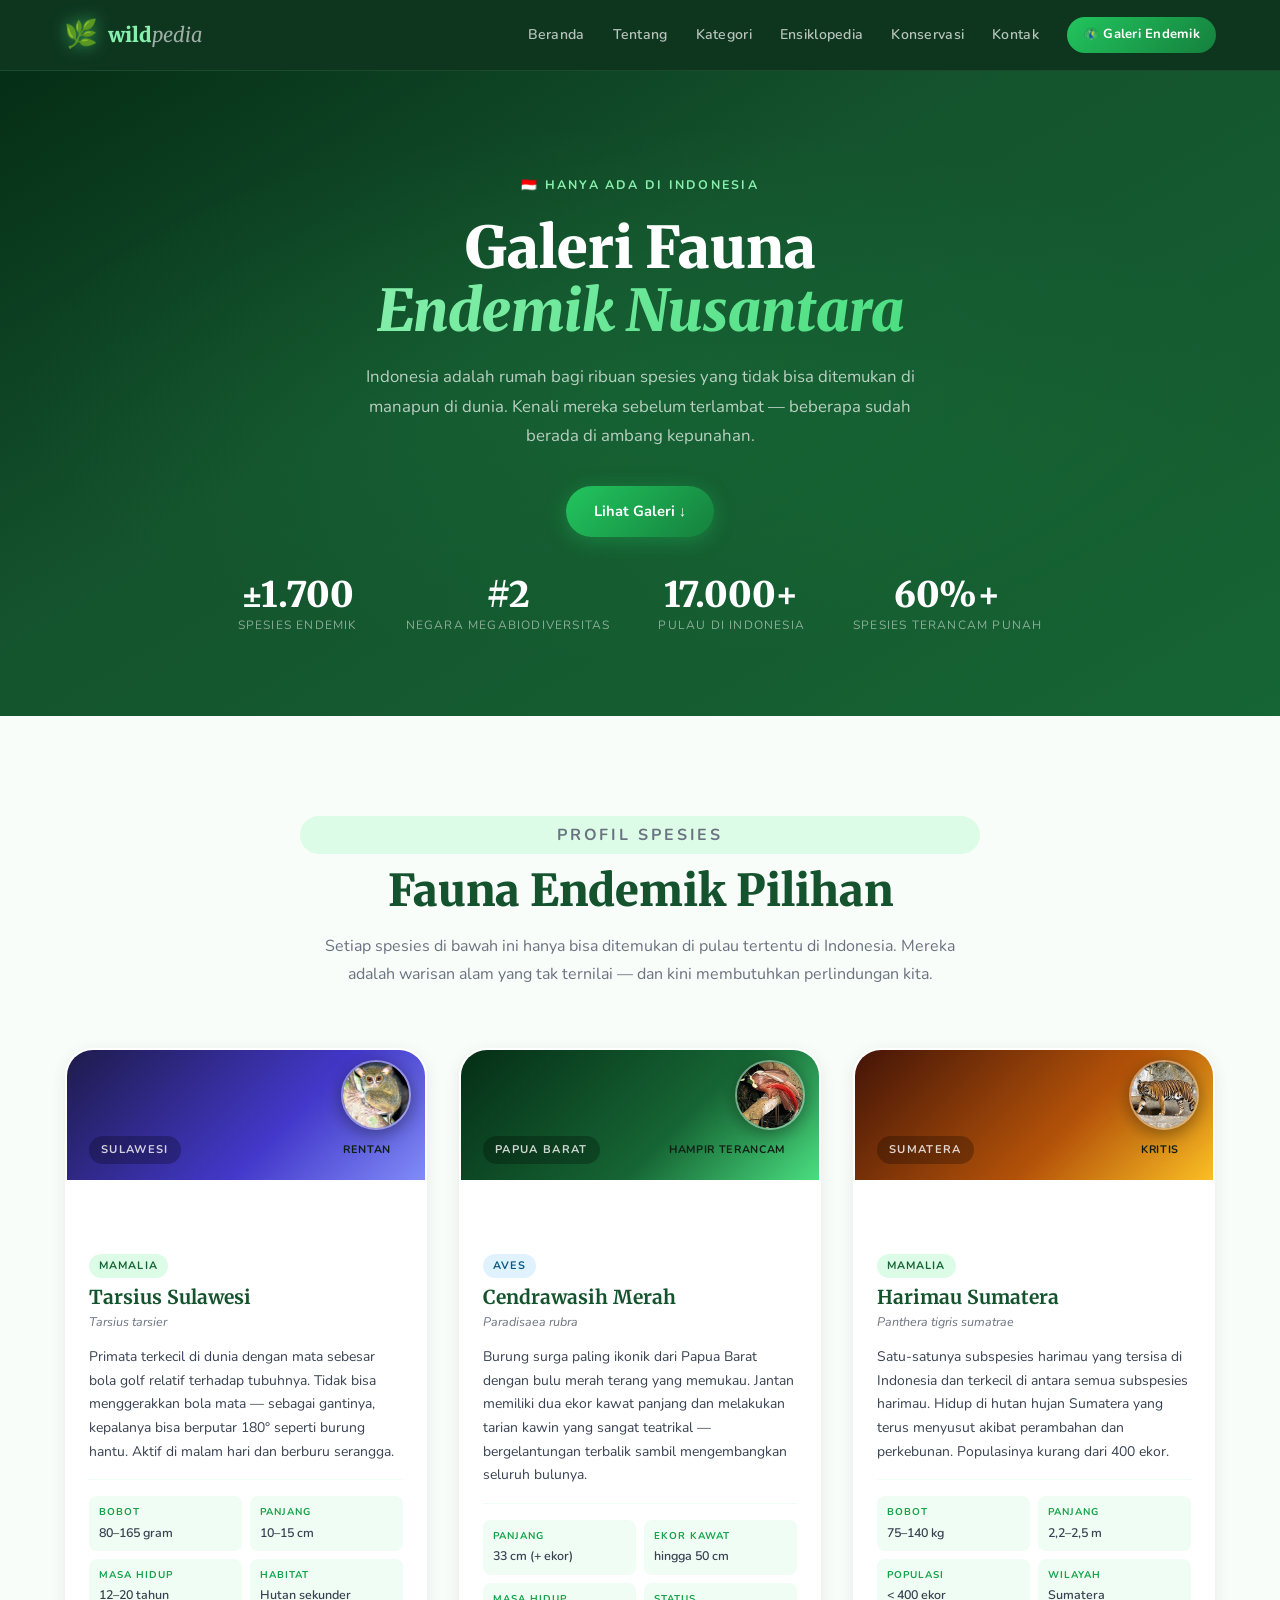
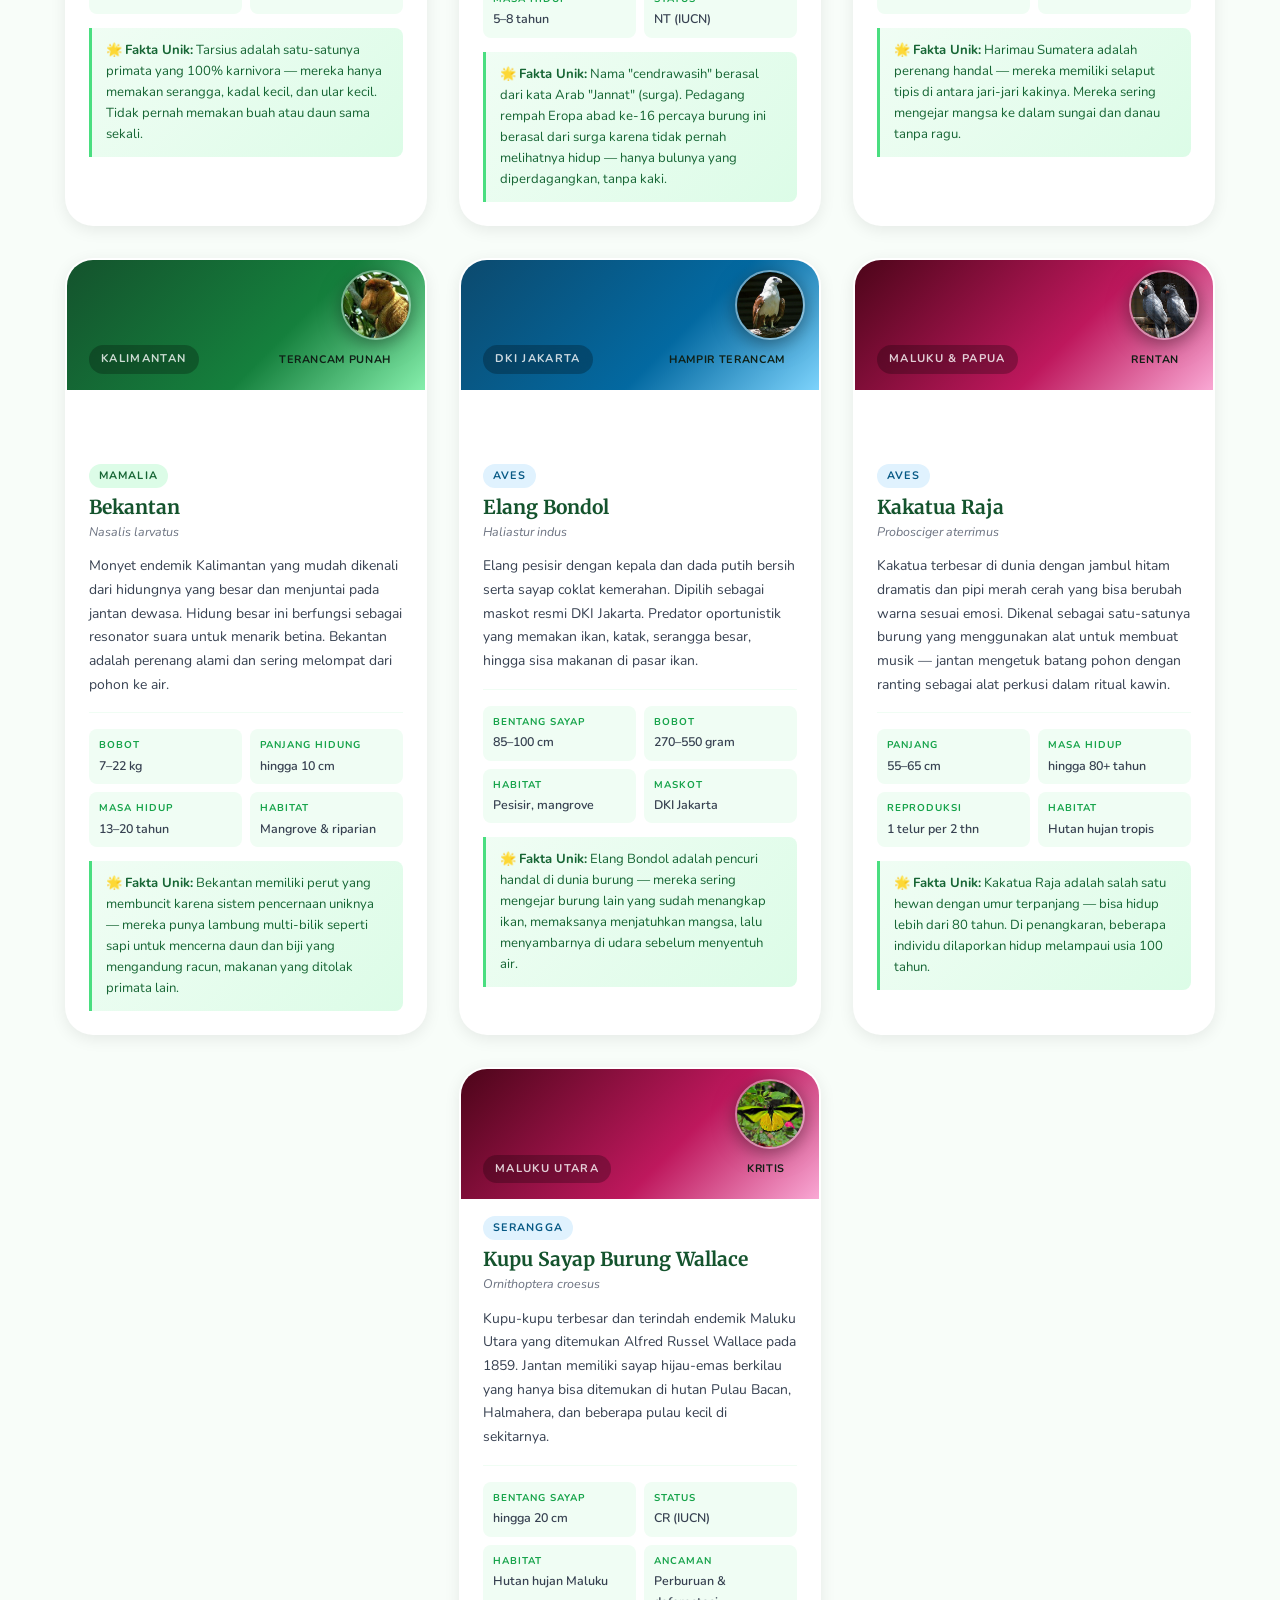
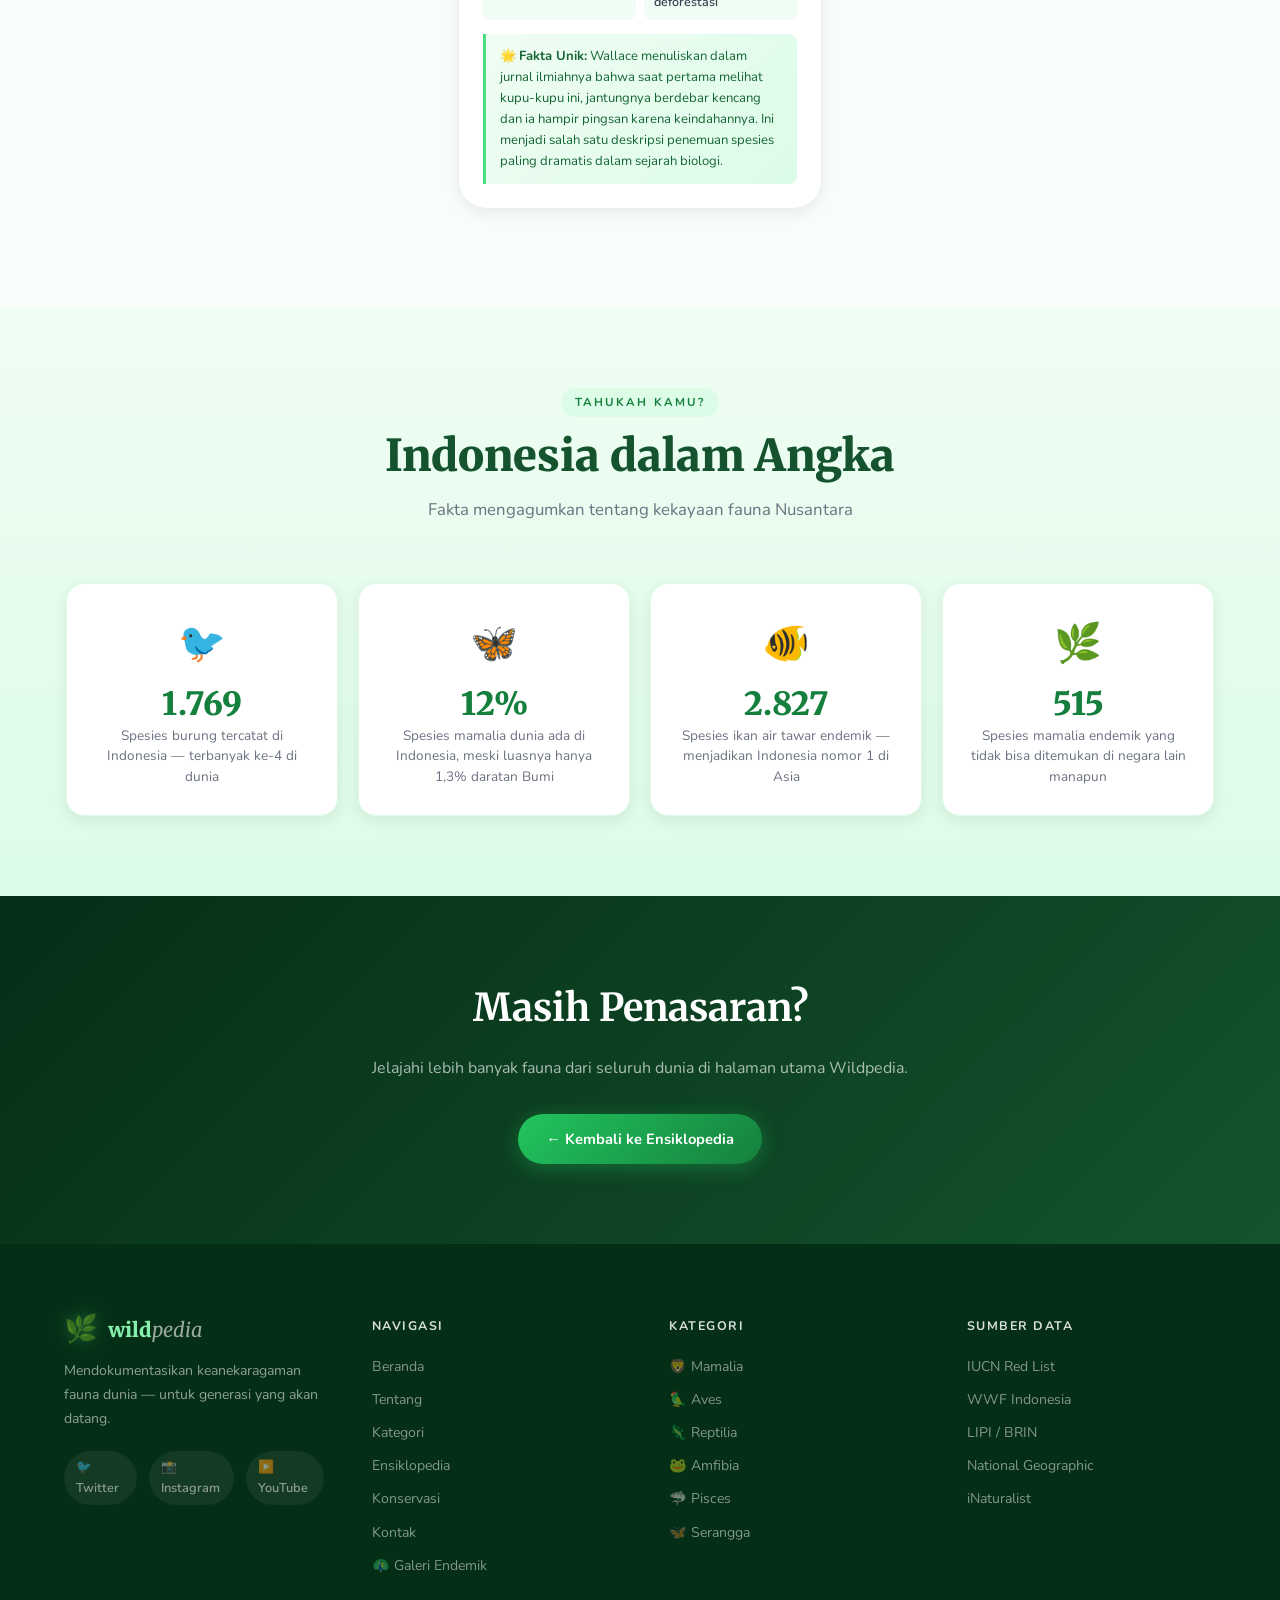
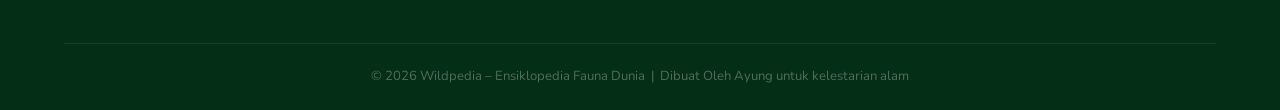
<file: portfolio.html>
<!DOCTYPE html>
<html lang="id">
<head>
  <meta charset="UTF-8">
  <meta name="viewport" content="width=device-width, initial-scale=1.0">
  <title>Galeri Endemik – Wildpedia</title>
  <link rel="stylesheet" href="style.css">
  <link href="https://fonts.googleapis.com/css2?family=Merriweather:ital,wght@0,700;0,900;1,400&family=Nunito:wght@300;400;600;700&display=swap" rel="stylesheet">
</head>
<body>

  <!-- ===== HEADER (sama dengan index.html) ===== -->
  <header class="site-header" id="siteHeader">
    <div class="header-inner">
      <a href="index.html" class="logo">
        <div class="logo-mark">🌿</div>
        <div class="logo-words">
          <span class="logo-wild">wild</span><span class="logo-pedia">pedia</span>
        </div>
      </a>
      <nav class="main-nav" id="mainNav">
        <a href="index.html">Beranda</a>
        <a href="index.html#tentang">Tentang</a>
        <a href="index.html#kategori">Kategori</a>
        <a href="index.html#fauna">Ensiklopedia</a>
        <a href="index.html#konservasi">Konservasi</a>
        <a href="index.html#kontak">Kontak</a>
        <a href="portfolio.html" class="nav-galeri">🦚 Galeri Endemik</a>
      </nav>
      <button class="hamburger" id="hamburgerBtn" aria-label="Buka Menu">
        <span></span><span></span><span></span>
      </button>
    </div>
  </header>

  <main>

    <!-- ===== HERO PORTFOLIO ===== -->
    <section class="portfolio-hero">
      <div class="portfolio-hero-content">
        <span class="hero-eyebrow">🇮🇩 Hanya Ada di Indonesia</span>
        <h1>Galeri Fauna<br><em>Endemik Nusantara</em></h1>
        <p>
          Indonesia adalah rumah bagi ribuan spesies yang tidak bisa ditemukan di manapun di dunia.
          Kenali mereka sebelum terlambat — beberapa sudah berada di ambang kepunahan.
        </p>
        <a href="#galeri" class="btn btn-glow">Lihat Galeri ↓</a>

        <div class="portfolio-stats">
          <div class="ps-item">
            <span class="ps-num">±1.700</span>
            <span class="ps-label">Spesies Endemik</span>
          </div>
          <div class="ps-item">
            <span class="ps-num">#2</span>
            <span class="ps-label">Negara Megabiodiversitas</span>
          </div>
          <div class="ps-item">
            <span class="ps-num">17.000+</span>
            <span class="ps-label">Pulau di Indonesia</span>
          </div>
          <div class="ps-item">
            <span class="ps-num">60%+</span>
            <span class="ps-label">Spesies Terancam Punah</span>
          </div>
        </div>
      </div>
    </section>

    <!-- ===== GALERI KARTU ===== -->
    <section class="gallery-section" id="galeri">
      <div class="container">
        <div class="gallery-intro">
          <p class="tag-label">Profil Spesies</p>
          <h2 class="heading-2">Fauna Endemik Pilihan</h2>
          <p>
            Setiap spesies di bawah ini hanya bisa ditemukan di pulau tertentu di Indonesia.
            Mereka adalah warisan alam yang tak ternilai — dan kini membutuhkan perlindungan kita.
          </p>
        </div>

        <div class="endemic-grid">

          <!-- CARD 1: Tarsius Sulawesi -->
          <article class="endemic-card">
            <div class="ec-banner island-sulawesi">
              <div class="ec-animal-icon"><img src="./gallery-endemic/tarsius-sulawesi.jpg" alt="Tarsius Sulawesi" onerror="this.parentElement.innerHTML='🐒'"></div>
              <span class="ec-island-tag">Sulawesi</span>
              <span class="ec-status vuln">Rentan</span>
            </div>
            <div class="fc-silhouette"><svg viewBox="0 0 200 80" xmlns="http://www.w3.org/2000/svg"><circle cx="100" cy="22" r="14" fill="rgba(255,255,255,0.12)" stroke="rgba(255,255,255,0.25)" stroke-width="1.5"/><circle cx="88" cy="18" r="7" fill="rgba(255,255,255,0.15)" stroke="rgba(255,255,255,0.3)" stroke-width="1.5"/><circle cx="112" cy="18" r="7" fill="rgba(255,255,255,0.15)" stroke="rgba(255,255,255,0.3)" stroke-width="1.5"/><path d="M92,35 Q88,45 85,60 Q92,62 96,55 L100,42 L104,55 Q108,62 115,60 Q112,45 108,35 Z" fill="rgba(255,255,255,0.12)" stroke="rgba(255,255,255,0.2)" stroke-width="1.5"/><path d="M92,40 Q75,45 65,55 Q70,60 78,56" stroke="rgba(255,255,255,0.2)" stroke-width="1.5" fill="none"/><path d="M108,40 Q125,45 135,55 Q130,60 122,56" stroke="rgba(255,255,255,0.2)" stroke-width="1.5" fill="none"/><path d="M100,60 Q98,72 100,75 Q102,72 100,60" stroke="rgba(255,255,255,0.2)" stroke-width="1.5" fill="none"/></svg></div>
            <div class="ec-body">
              <span class="ec-group-tag mamalia">Mamalia</span>
              <h3 class="ec-name">Tarsius Sulawesi</h3>
              <em class="ec-latin">Tarsius tarsier</em>
              <p class="ec-desc">
                Primata terkecil di dunia dengan mata sebesar bola golf relatif terhadap tubuhnya.
                Tidak bisa menggerakkan bola mata — sebagai gantinya, kepalanya bisa berputar 180°
                seperti burung hantu. Aktif di malam hari dan berburu serangga.
              </p>
              <div class="ec-facts">
                <div class="ec-fact-row-mini">
                  <div class="ec-fact-mini">
                    <span class="ff-label">Bobot</span>
                    <span>80–165 gram</span>
                  </div>
                  <div class="ec-fact-mini">
                    <span class="ff-label">Panjang</span>
                    <span>10–15 cm</span>
                  </div>
                </div>
                <div class="ec-fact-row-mini">
                  <div class="ec-fact-mini">
                    <span class="ff-label">Masa Hidup</span>
                    <span>12–20 tahun</span>
                  </div>
                  <div class="ec-fact-mini">
                    <span class="ff-label">Habitat</span>
                    <span>Hutan sekunder</span>
                  </div>
                </div>
              </div>
              <div class="ec-unique">
                🌟 <strong>Fakta Unik:</strong> Tarsius adalah satu-satunya primata yang 100% karnivora — mereka hanya memakan serangga, kadal kecil, dan ular kecil. Tidak pernah memakan buah atau daun sama sekali.
              </div>
            </div>
          </article>

          <!-- CARD 2: Cendrawasih Merah -->
          <article class="endemic-card">
            <div class="ec-banner island-papua">
              <div class="ec-animal-icon"><img src="./gallery-endemic/Cendrawasih-merah-papua-barat.jpg" alt="Cendrawasih Merah" onerror="this.parentElement.innerHTML='🦚'"></div>
              <span class="ec-island-tag">Papua Barat</span>
              <span class="ec-status nt">Hampir Terancam</span>
            </div>
            <div class="fc-silhouette"><svg viewBox="0 0 200 80" xmlns="http://www.w3.org/2000/svg"><ellipse cx="100" cy="38" rx="18" ry="14" fill="rgba(255,255,255,0.12)" stroke="rgba(255,255,255,0.25)" stroke-width="1.5"/><circle cx="100" cy="22" r="10" fill="rgba(255,255,255,0.12)" stroke="rgba(255,255,255,0.25)" stroke-width="1.5"/><path d="M100,30 Q82,35 55,28 Q70,38 88,40" fill="rgba(255,255,255,0.1)" stroke="rgba(255,255,255,0.2)" stroke-width="1.5"/><path d="M100,30 Q118,35 145,28 Q130,38 112,40" fill="rgba(255,255,255,0.1)" stroke="rgba(255,255,255,0.2)" stroke-width="1.5"/><path d="M95,50 Q90,58 88,68 M100,52 Q100,62 100,72 M105,50 Q110,58 112,68" stroke="rgba(255,255,255,0.2)" stroke-width="1.5" fill="none"/><path d="M97,18 Q100,12 103,18" stroke="rgba(255,255,255,0.3)" stroke-width="1.5" fill="none"/></svg></div>
            <div class="ec-body">
              <span class="ec-group-tag aves">Aves</span>
              <h3 class="ec-name">Cendrawasih Merah</h3>
              <em class="ec-latin">Paradisaea rubra</em>
              <p class="ec-desc">
                Burung surga paling ikonik dari Papua Barat dengan bulu merah terang yang memukau.
                Jantan memiliki dua ekor kawat panjang dan melakukan tarian kawin yang sangat teatrikal —
                bergelantungan terbalik sambil mengembangkan seluruh bulunya.
              </p>
              <div class="ec-facts">
                <div class="ec-fact-row-mini">
                  <div class="ec-fact-mini">
                    <span class="ff-label">Panjang</span>
                    <span>33 cm (+ ekor)</span>
                  </div>
                  <div class="ec-fact-mini">
                    <span class="ff-label">Ekor Kawat</span>
                    <span>hingga 50 cm</span>
                  </div>
                </div>
                <div class="ec-fact-row-mini">
                  <div class="ec-fact-mini">
                    <span class="ff-label">Masa Hidup</span>
                    <span>5–8 tahun</span>
                  </div>
                  <div class="ec-fact-mini">
                    <span class="ff-label">Status</span>
                    <span>NT (IUCN)</span>
                  </div>
                </div>
              </div>
              <div class="ec-unique">
                🌟 <strong>Fakta Unik:</strong> Nama "cendrawasih" berasal dari kata Arab "Jannat" (surga). Pedagang rempah Eropa abad ke-16 percaya burung ini berasal dari surga karena tidak pernah melihatnya hidup — hanya bulunya yang diperdagangkan, tanpa kaki.
              </div>
            </div>
          </article>

          <!-- CARD 3: Harimau Sumatera -->
          <article class="endemic-card">
            <div class="ec-banner island-sumatera">
              <div class="ec-animal-icon"><img src="./gallery-endemic/Sumatran_Tiger.jpg" alt="Harimau Sumatera" onerror="this.parentElement.innerHTML='🐯'"></div>
              <span class="ec-island-tag">Sumatera</span>
              <span class="ec-status crit">Kritis</span>
            </div>
            <div class="fc-silhouette"><svg viewBox="0 0 200 80" xmlns="http://www.w3.org/2000/svg"><path d="M25,52 Q40,40 60,42 Q80,36 100,40 Q120,36 140,42 Q160,40 175,52 Q165,60 150,57 Q135,64 115,57 Q100,64 85,57 Q65,64 50,57 Q35,60 25,52 Z" fill="rgba(255,255,255,0.12)" stroke="rgba(255,255,255,0.25)" stroke-width="1.5"/><ellipse cx="35" cy="46" rx="16" ry="11" fill="rgba(255,255,255,0.12)" stroke="rgba(255,255,255,0.25)" stroke-width="1.5"/><path d="M19,42 Q10,38 8,44 Q10,50 20,48" fill="rgba(255,255,255,0.1)" stroke="rgba(255,255,255,0.2)" stroke-width="1.5"/><path d="M55,57 L52,70 M75,59 L73,72 M125,57 L123,70 M145,57 L143,70" stroke="rgba(255,255,255,0.2)" stroke-width="2" fill="none"/></svg></div>
            <div class="ec-body">
              <span class="ec-group-tag mamalia">Mamalia</span>
              <h3 class="ec-name">Harimau Sumatera</h3>
              <em class="ec-latin">Panthera tigris sumatrae</em>
              <p class="ec-desc">
                Satu-satunya subspesies harimau yang tersisa di Indonesia dan terkecil di antara semua
                subspesies harimau. Hidup di hutan hujan Sumatera yang terus menyusut akibat
                perambahan dan perkebunan. Populasinya kurang dari 400 ekor.
              </p>
              <div class="ec-facts">
                <div class="ec-fact-row-mini">
                  <div class="ec-fact-mini">
                    <span class="ff-label">Bobot</span>
                    <span>75–140 kg</span>
                  </div>
                  <div class="ec-fact-mini">
                    <span class="ff-label">Panjang</span>
                    <span>2,2–2,5 m</span>
                  </div>
                </div>
                <div class="ec-fact-row-mini">
                  <div class="ec-fact-mini">
                    <span class="ff-label">Populasi</span>
                    <span>&lt; 400 ekor</span>
                  </div>
                  <div class="ec-fact-mini">
                    <span class="ff-label">Wilayah</span>
                    <span>Sumatera</span>
                  </div>
                </div>
              </div>
              <div class="ec-unique">
                🌟 <strong>Fakta Unik:</strong> Harimau Sumatera adalah perenang handal — mereka memiliki selaput tipis di antara jari-jari kakinya. Mereka sering mengejar mangsa ke dalam sungai dan danau tanpa ragu.
              </div>
            </div>
          </article>

          <!-- CARD 4: Bekantan -->
          <article class="endemic-card">
            <div class="ec-banner island-kalimantan">
              <div class="ec-animal-icon"><img src="./gallery-endemic/bekantan-kalimantan.jpg" alt="Bekantan" onerror="this.parentElement.innerHTML='🐵'"></div>
              <span class="ec-island-tag">Kalimantan</span>
              <span class="ec-status end">Terancam Punah</span>
            </div>
            <div class="fc-silhouette"><svg viewBox="0 0 200 80" xmlns="http://www.w3.org/2000/svg"><circle cx="100" cy="24" r="15" fill="rgba(255,255,255,0.12)" stroke="rgba(255,255,255,0.25)" stroke-width="1.5"/><ellipse cx="100" cy="30" rx="8" ry="10" fill="rgba(255,255,255,0.15)" stroke="rgba(255,255,255,0.25)" stroke-width="1.5"/><path d="M88,37 Q82,46 80,62 Q88,64 93,57 L97,44 L103,44 L107,57 Q112,64 120,62 Q118,46 112,37 Z" fill="rgba(255,255,255,0.12)" stroke="rgba(255,255,255,0.2)" stroke-width="1.5"/><path d="M88,42 Q72,48 60,56 Q65,63 74,58" stroke="rgba(255,255,255,0.2)" stroke-width="1.5" fill="none"/><path d="M112,42 Q128,48 140,56 Q135,63 126,58" stroke="rgba(255,255,255,0.2)" stroke-width="1.5" fill="none"/></svg></div>
            <div class="ec-body">
              <span class="ec-group-tag mamalia">Mamalia</span>
              <h3 class="ec-name">Bekantan</h3>
              <em class="ec-latin">Nasalis larvatus</em>
              <p class="ec-desc">
                Monyet endemik Kalimantan yang mudah dikenali dari hidungnya yang besar dan menjuntai
                pada jantan dewasa. Hidung besar ini berfungsi sebagai resonator suara untuk menarik
                betina. Bekantan adalah perenang alami dan sering melompat dari pohon ke air.
              </p>
              <div class="ec-facts">
                <div class="ec-fact-row-mini">
                  <div class="ec-fact-mini">
                    <span class="ff-label">Bobot</span>
                    <span>7–22 kg</span>
                  </div>
                  <div class="ec-fact-mini">
                    <span class="ff-label">Panjang Hidung</span>
                    <span>hingga 10 cm</span>
                  </div>
                </div>
                <div class="ec-fact-row-mini">
                  <div class="ec-fact-mini">
                    <span class="ff-label">Masa Hidup</span>
                    <span>13–20 tahun</span>
                  </div>
                  <div class="ec-fact-mini">
                    <span class="ff-label">Habitat</span>
                    <span>Mangrove & riparian</span>
                  </div>
                </div>
              </div>
              <div class="ec-unique">
                🌟 <strong>Fakta Unik:</strong> Bekantan memiliki perut yang membuncit karena sistem pencernaan uniknya — mereka punya lambung multi-bilik seperti sapi untuk mencerna daun dan biji yang mengandung racun, makanan yang ditolak primata lain.
              </div>
            </div>
          </article>

          <!-- CARD 5: Elang Bondol -->
          <article class="endemic-card">
            <div class="ec-banner island-jawa">
              <div class="ec-animal-icon"><img src="./gallery-endemic/elang-bondol.jpg" alt="Elang Bondol" onerror="this.parentElement.innerHTML='🦅'"></div>
              <span class="ec-island-tag">DKI Jakarta</span>
              <span class="ec-status nt">Hampir Terancam</span>
            </div>
            <div class="fc-silhouette"><svg viewBox="0 0 200 80" xmlns="http://www.w3.org/2000/svg"><path d="M100,52 Q95,38 82,33 Q55,22 15,28 Q38,36 58,40 Q74,42 84,48 Q90,56 100,58 Q110,56 116,48 Q126,42 142,40 Q162,36 185,28 Q145,22 118,33 Q105,38 100,52 Z" fill="rgba(255,255,255,0.12)" stroke="rgba(255,255,255,0.25)" stroke-width="1.5"/><circle cx="100" cy="32" r="11" fill="rgba(255,255,255,0.15)" stroke="rgba(255,255,255,0.25)" stroke-width="1.5"/><path d="M100,43 L94,63 L100,61 L106,63 Z" fill="rgba(255,255,255,0.12)" stroke="rgba(255,255,255,0.2)" stroke-width="1"/><path d="M96,28 Q100,22 104,28" stroke="rgba(255,255,255,0.3)" stroke-width="1.5" fill="none"/></svg></div>
            <div class="ec-body">
              <span class="ec-group-tag aves">Aves</span>
              <h3 class="ec-name">Elang Bondol</h3>
              <em class="ec-latin">Haliastur indus</em>
              <p class="ec-desc">
                Elang pesisir dengan kepala dan dada putih bersih serta sayap coklat kemerahan.
                Dipilih sebagai maskot resmi DKI Jakarta. Predator oportunistik yang memakan ikan,
                katak, serangga besar, hingga sisa makanan di pasar ikan.
              </p>
              <div class="ec-facts">
                <div class="ec-fact-row-mini">
                  <div class="ec-fact-mini">
                    <span class="ff-label">Bentang Sayap</span>
                    <span>85–100 cm</span>
                  </div>
                  <div class="ec-fact-mini">
                    <span class="ff-label">Bobot</span>
                    <span>270–550 gram</span>
                  </div>
                </div>
                <div class="ec-fact-row-mini">
                  <div class="ec-fact-mini">
                    <span class="ff-label">Habitat</span>
                    <span>Pesisir, mangrove</span>
                  </div>
                  <div class="ec-fact-mini">
                    <span class="ff-label">Maskot</span>
                    <span>DKI Jakarta</span>
                  </div>
                </div>
              </div>
              <div class="ec-unique">
                🌟 <strong>Fakta Unik:</strong> Elang Bondol adalah pencuri handal di dunia burung — mereka sering mengejar burung lain yang sudah menangkap ikan, memaksanya menjatuhkan mangsa, lalu menyambarnya di udara sebelum menyentuh air.
              </div>
            </div>
          </article>

          <!-- CARD 6: Kakatua Raja -->
          <article class="endemic-card">
            <div class="ec-banner island-maluku">
              <div class="ec-animal-icon"><img src="./gallery-endemic/kakatua-raja-hitam-papua.jpg" alt="Kakatua Raja" onerror="this.parentElement.innerHTML='🦜'"></div>
              <span class="ec-island-tag">Maluku & Papua</span>
              <span class="ec-status vuln">Rentan</span>
            </div>
            <div class="fc-silhouette"><svg viewBox="0 0 200 80" xmlns="http://www.w3.org/2000/svg"><circle cx="100" cy="30" r="16" fill="rgba(255,255,255,0.12)" stroke="rgba(255,255,255,0.25)" stroke-width="1.5"/><path d="M92,22 Q96,10 100,8 Q104,10 108,22" fill="rgba(255,255,255,0.15)" stroke="rgba(255,255,255,0.3)" stroke-width="1.5"/><path d="M88,42 Q78,50 75,65 Q83,67 88,60 L95,48 L105,48 L112,60 Q117,67 125,65 Q122,50 112,42 Z" fill="rgba(255,255,255,0.12)" stroke="rgba(255,255,255,0.2)" stroke-width="1.5"/><path d="M88,46 Q72,50 62,58 Q67,65 76,60" stroke="rgba(255,255,255,0.2)" stroke-width="1.5" fill="none"/><path d="M112,46 Q128,50 138,58 Q133,65 124,60" stroke="rgba(255,255,255,0.2)" stroke-width="1.5" fill="none"/></svg></div>
            <div class="ec-body">
              <span class="ec-group-tag aves">Aves</span>
              <h3 class="ec-name">Kakatua Raja</h3>
              <em class="ec-latin">Probosciger aterrimus</em>
              <p class="ec-desc">
                Kakatua terbesar di dunia dengan jambul hitam dramatis dan pipi merah cerah yang bisa
                berubah warna sesuai emosi. Dikenal sebagai satu-satunya burung yang menggunakan alat
                untuk membuat musik — jantan mengetuk batang pohon dengan ranting sebagai alat perkusi
                dalam ritual kawin.
              </p>
              <div class="ec-facts">
                <div class="ec-fact-row-mini">
                  <div class="ec-fact-mini">
                    <span class="ff-label">Panjang</span>
                    <span>55–65 cm</span>
                  </div>
                  <div class="ec-fact-mini">
                    <span class="ff-label">Masa Hidup</span>
                    <span>hingga 80+ tahun</span>
                  </div>
                </div>
                <div class="ec-fact-row-mini">
                  <div class="ec-fact-mini">
                    <span class="ff-label">Reproduksi</span>
                    <span>1 telur per 2 thn</span>
                  </div>
                  <div class="ec-fact-mini">
                    <span class="ff-label">Habitat</span>
                    <span>Hutan hujan tropis</span>
                  </div>
                </div>
              </div>
              <div class="ec-unique">
                🌟 <strong>Fakta Unik:</strong> Kakatua Raja adalah salah satu hewan dengan umur terpanjang — bisa hidup lebih dari 80 tahun. Di penangkaran, beberapa individu dilaporkan hidup melampaui usia 100 tahun.
              </div>
            </div>
          </article>


          <!-- KUPU-KUPU SAYAP BURUNG — Maluku -->
          <article class="endemic-card">
            <div class="ec-banner island-maluku">
              <div class="ec-animal-icon"><img src="./gallery-endemic/kupu-kupu-wallace-maluku.jpg" alt="Kupu Sayap Burung Wallace" onerror="this.parentElement.innerHTML='🦋'"></div>
              <span class="ec-island-tag">Maluku Utara</span>
              <span class="ec-status crit">Kritis</span>
            </div>
            <div class="ec-body">
              <span class="ec-group-tag aves">Serangga</span>
              <h3 class="ec-name">Kupu Sayap Burung Wallace</h3>
              <em class="ec-latin">Ornithoptera croesus</em>
              <p class="ec-desc">
                Kupu-kupu terbesar dan terindah endemik Maluku Utara yang ditemukan Alfred Russel Wallace pada 1859.
                Jantan memiliki sayap hijau-emas berkilau yang hanya bisa ditemukan di hutan Pulau Bacan, Halmahera, 
                dan beberapa pulau kecil di sekitarnya.
              </p>
              <div class="ec-facts">
                <div class="ec-fact-row-mini">
                  <div class="ec-fact-mini">
                    <span class="ff-label">Bentang Sayap</span>
                    <span>hingga 20 cm</span>
                  </div>
                  <div class="ec-fact-mini">
                    <span class="ff-label">Status</span>
                    <span>CR (IUCN)</span>
                  </div>
                </div>
                <div class="ec-fact-row-mini">
                  <div class="ec-fact-mini">
                    <span class="ff-label">Habitat</span>
                    <span>Hutan hujan Maluku</span>
                  </div>
                  <div class="ec-fact-mini">
                    <span class="ff-label">Ancaman</span>
                    <span>Perburuan & deforestasi</span>
                  </div>
                </div>
              </div>
              <div class="ec-unique">
                🌟 <strong>Fakta Unik:</strong> Wallace menuliskan dalam jurnal ilmiahnya bahwa saat pertama melihat kupu-kupu ini, jantungnya berdebar kencang dan ia hampir pingsan karena keindahannya. Ini menjadi salah satu deskripsi penemuan spesies paling dramatis dalam sejarah biologi.
              </div>
            </div>
          </article>

        </div>
      </div>
    </section>

    <!-- ===== FUN FACTS ===== -->
    <section class="funfacts-section">
      <div class="container">
        <div class="section-head">
          <p class="tag-label">Tahukah Kamu?</p>
          <h2 class="heading-2">Indonesia dalam Angka</h2>
          <p class="section-sub">Fakta mengagumkan tentang kekayaan fauna Nusantara</p>
        </div>
        <div class="funfacts-grid">
          <div class="ff-card reveal">
            <div class="ff-emoji">🐦</div>
            <div class="ff-num">1.769</div>
            <div class="ff-desc">Spesies burung tercatat di Indonesia — terbanyak ke-4 di dunia</div>
          </div>
          <div class="ff-card reveal">
            <div class="ff-emoji">🦋</div>
            <div class="ff-num">12%</div>
            <div class="ff-desc">Spesies mamalia dunia ada di Indonesia, meski luasnya hanya 1,3% daratan Bumi</div>
          </div>
          <div class="ff-card reveal">
            <div class="ff-emoji">🐠</div>
            <div class="ff-num">2.827</div>
            <div class="ff-desc">Spesies ikan air tawar endemik — menjadikan Indonesia nomor 1 di Asia</div>
          </div>
          <div class="ff-card reveal">
            <div class="ff-emoji">🌿</div>
            <div class="ff-num">515</div>
            <div class="ff-desc">Spesies mamalia endemik yang tidak bisa ditemukan di negara lain manapun</div>
          </div>
        </div>
      </div>
    </section>

    <!-- ===== BACK CTA ===== -->
    <section class="back-cta">
      <div class="container">
        <h2>Masih Penasaran?</h2>
        <p>Jelajahi lebih banyak fauna dari seluruh dunia di halaman utama Wildpedia.</p>
        <a href="index.html#fauna" class="btn btn-glow">← Kembali ke Ensiklopedia</a>
      </div>
    </section>

  </main>

  <!-- ===== FOOTER ===== -->
  <footer class="site-footer">
    <div class="container">
      <div class="footer-top">
        <div class="ft-brand">
          <div class="logo">
            <div class="logo-mark">🌿</div>
            <div class="logo-words">
              <span class="logo-wild">wild</span><span class="logo-pedia">pedia</span>
            </div>
          </div>
          <p>Mendokumentasikan keanekaragaman fauna dunia — untuk generasi yang akan datang.</p>
          <div class="ft-social">
            <a href="#">🐦 Twitter</a>
            <a href="#">📸 Instagram</a>
            <a href="#">▶️ YouTube</a>
          </div>
        </div>
        <nav class="ft-nav">
          <h4>Navigasi</h4>
          <a href="index.html">Beranda</a>
          <a href="index.html#tentang">Tentang</a>
          <a href="index.html#kategori">Kategori</a>
          <a href="index.html#fauna">Ensiklopedia</a>
          <a href="index.html#konservasi">Konservasi</a>
          <a href="index.html#kontak">Kontak</a>
          <a href="portfolio.html">🦚 Galeri Endemik</a>
        </nav>
        <div class="ft-col">
          <h4>Kategori</h4>
          <a href="#">🦁 Mamalia</a>
          <a href="#">🦜 Aves</a>
          <a href="#">🦎 Reptilia</a>
          <a href="#">🐸 Amfibia</a>
          <a href="#">🦈 Pisces</a>
          <a href="#">🦋 Serangga</a>
        </div>
        <div class="ft-col">
          <h4>Sumber Data</h4>
          <a href="#">IUCN Red List</a>
          <a href="#">WWF Indonesia</a>
          <a href="#">LIPI / BRIN</a>
          <a href="#">National Geographic</a>
          <a href="#">iNaturalist</a>
        </div>
      </div>
      <div class="footer-bottom">
        <p>© 2026 Wildpedia – Ensiklopedia Fauna Dunia &nbsp;|&nbsp; Dibuat Oleh Ayung untuk kelestarian alam</p>
      </div>
    </div>
  </footer>

  <script src="script.js"></script>
</body>
</html>
</file>
<file: style.css>
/* =============================================
   WILDPEDIA – style.css
   Tema: Hijau Muda → Hijau Tua Gradient
   Konten: Ensiklopedia Fauna Dunia
   ============================================= */

/* ===== CSS VARIABLES ===== */
:root {
  /* Palet Hijau Utama */
  --g50:  #f0fdf4;
  --g100: #dcfce7;
  --g200: #bbf7d0;
  --g300: #86efac;
  --g400: #4ade80;
  --g500: #22c55e;
  --g600: #16a34a;
  --g700: #15803d;
  --g800: #166534;
  --g900: #14532d;
  --g950: #052e16;

  /* Warna Pendukung */
  --amber:   #f59e0b;
  --sky:     #0ea5e9;
  --earth:   #92400e;
  --sand:    #fef3c7;
  --ocean:   #0c4a6e;
  --white:   #ffffff;
  --off:     #f8fdf9;
  --dark:    #0f1f15;
  --mid:     #374151;
  --muted:   #6b7280;

  /* Typography */
  --font-display: 'Merriweather', Georgia, serif;
  --font-body:    'Nunito', 'Segoe UI', sans-serif;

  /* Spacing & Shape */
  --r-sm:   10px;
  --r-md:   18px;
  --r-lg:   28px;
  --r-xl:   40px;

  /* Shadows */
  --sh-xs: 0 1px 4px rgba(0,0,0,0.06);
  --sh-sm: 0 4px 16px rgba(0,0,0,0.08);
  --sh-md: 0 8px 32px rgba(0,0,0,0.12);
  --sh-lg: 0 20px 64px rgba(0,0,0,0.18);

  /* Transitions */
  --ease: 0.3s cubic-bezier(0.4, 0, 0.2, 1);
}

/* ===== RESET ===== */
*, *::before, *::after { box-sizing: border-box; margin: 0; padding: 0; }
html { scroll-behavior: smooth; font-size: 16px; }
body {
  font-family: var(--font-body);
  color: var(--dark);
  background: var(--off);
  line-height: 1.65;
  overflow-x: hidden;
}
img { max-width: 100%; height: auto; display: block; }
ul { list-style: none; }
a { text-decoration: none; color: inherit; transition: var(--ease); }

/* ===== LAYOUT ===== */
.container { max-width: 1200px; margin: 0 auto; padding: 0 24px; }

.section-head {
  text-align: center;
  margin-bottom: 60px;
}

.section-sub {
  font-size: 1.05rem;
  color: var(--muted);
  max-width: 500px;
  margin: 12px auto 0;
}

.tag-label {
  display: inline-block;
  font-size: 0.72rem;
  font-weight: 700;
  letter-spacing: 0.18em;
  text-transform: uppercase;
  color: var(--g700);
  background: var(--g100);
  padding: 5px 14px;
  border-radius: 50px;
  margin-bottom: 14px;
}

.tag-label.light {
  color: var(--g300);
  background: rgba(255,255,255,0.12);
}

.heading-2 {
  font-family: var(--font-display);
  font-size: clamp(1.9rem, 4vw, 2.75rem);
  font-weight: 900;
  color: var(--g900);
  line-height: 1.15;
  margin-bottom: 14px;
}

.heading-2.light { color: var(--white); }

/* ===== BUTTONS ===== */
.btn {
  display: inline-flex;
  align-items: center;
  gap: 8px;
  padding: 13px 28px;
  border-radius: 50px;
  font-size: 0.92rem;
  font-weight: 700;
  cursor: pointer;
  border: none;
  transition: var(--ease);
  font-family: var(--font-body);
}

.btn-glow {
  background: linear-gradient(135deg, var(--g500), var(--g700));
  color: var(--white);
  box-shadow: 0 4px 20px rgba(34, 197, 94, 0.35);
}

.btn-glow:hover {
  transform: translateY(-3px);
  box-shadow: 0 10px 36px rgba(34, 197, 94, 0.5);
  background: linear-gradient(135deg, var(--g400), var(--g600));
}

.btn-ghost {
  background: rgba(255,255,255,0.12);
  color: var(--white);
  border: 1.5px solid rgba(255,255,255,0.3);
  backdrop-filter: blur(8px);
}

.btn-ghost:hover {
  background: rgba(255,255,255,0.22);
  transform: translateY(-2px);
}

.btn-full { width: 100%; justify-content: center; }

/* ===== HEADER ===== */
.site-header {
  position: sticky;
  top: 0;
  z-index: 999;
  background: rgba(5, 46, 22, 0.96);
  backdrop-filter: blur(16px);
  -webkit-backdrop-filter: blur(16px);
  border-bottom: 1px solid rgba(134, 239, 172, 0.1);
  transition: var(--ease);
}

.header-inner {
  max-width: 1200px;
  margin: 0 auto;
  padding: 0 24px;
  height: 70px;
  display: flex;
  align-items: center;
  justify-content: space-between;
}

.logo {
  display: flex;
  align-items: center;
  gap: 10px;
}

.logo-mark {
  font-size: 1.7rem;
  line-height: 1;
  filter: drop-shadow(0 0 8px rgba(74, 222, 128, 0.6));
}

.logo-words { font-family: var(--font-display); font-size: 1.25rem; line-height: 1; }
.logo-wild   { color: var(--g300); font-weight: 900; }
.logo-pedia  { color: rgba(255,255,255,0.6); font-weight: 400; font-style: italic; }

.main-nav {
  display: flex;
  align-items: center;
  gap: 28px;
}

.main-nav a {
  color: rgba(255,255,255,0.7);
  font-size: 0.88rem;
  font-weight: 600;
  letter-spacing: 0.02em;
  padding: 6px 0;
  position: relative;
}

.main-nav a::after {
  content: '';
  position: absolute;
  bottom: -2px;
  left: 0; width: 0;
  height: 2px;
  background: var(--g400);
  transition: width 0.28s ease;
  border-radius: 2px;
}

.main-nav a:hover { color: var(--white); }
.main-nav a:hover::after { width: 100%; }

.hamburger {
  display: none;
  flex-direction: column;
  gap: 5px;
  background: none;
  border: none;
  cursor: pointer;
  padding: 8px;
}

.hamburger span {
  display: block;
  width: 22px; height: 2px;
  background: rgba(255,255,255,0.8);
  border-radius: 2px;
  transition: var(--ease);
}

/* ===== HERO ===== */
.hero {
  position: relative;
  min-height: 100vh;
  display: flex;
  align-items: center;
  background: linear-gradient(150deg, var(--g950) 0%, var(--g900) 30%, var(--g800) 60%, var(--g700) 100%);
  overflow: hidden;
}

.hero-overlay {
  position: absolute;
  inset: 0;
  background:
    radial-gradient(ellipse 80% 60% at 70% 50%, rgba(34,197,94,0.08) 0%, transparent 70%),
    radial-gradient(ellipse 40% 80% at 0% 100%, rgba(21,128,61,0.15) 0%, transparent 60%);
  pointer-events: none;
}

.hero-particles {
  position: absolute;
  inset: 0;
  pointer-events: none;
}

.hero-particle {
  position: absolute;
  border-radius: 50%;
  background: rgba(74, 222, 128, 0.15);
  animation: floatPar linear infinite;
}

@keyframes floatPar {
  0%   { transform: translateY(100vh) scale(0); opacity: 0; }
  10%  { opacity: 1; }
  90%  { opacity: 0.4; }
  100% { transform: translateY(-20vh) scale(1.2); opacity: 0; }
}

.hero-content {
  position: relative;
  z-index: 2;
  flex: 1;
  max-width: 620px;
  padding: 100px 24px 100px 60px;
  animation: slideUp 0.9s ease both;
}

.hero-eyebrow {
  display: inline-block;
  font-size: 0.78rem;
  font-weight: 700;
  letter-spacing: 0.18em;
  text-transform: uppercase;
  color: var(--g300);
  margin-bottom: 22px;
}

.hero-title {
  font-family: var(--font-display);
  font-size: clamp(2.6rem, 5.5vw, 4.2rem);
  font-weight: 900;
  color: var(--white);
  line-height: 1.08;
  margin-bottom: 24px;
}

.hero-title em {
  font-style: italic;
  background: linear-gradient(135deg, var(--g300), var(--g400));
  -webkit-background-clip: text;
  -webkit-text-fill-color: transparent;
  background-clip: text;
}

.hero-lead {
  font-size: 1.08rem;
  color: rgba(255,255,255,0.7);
  line-height: 1.75;
  margin-bottom: 36px;
  max-width: 500px;
}

.hero-actions {
  display: flex;
  gap: 14px;
  flex-wrap: wrap;
  margin-bottom: 48px;
}

.hero-badges {
  display: flex;
  gap: 10px;
  flex-wrap: wrap;
}

.badge {
  display: inline-flex;
  align-items: center;
  gap: 6px;
  background: rgba(255,255,255,0.07);
  border: 1px solid rgba(255,255,255,0.12);
  color: rgba(255,255,255,0.75);
  font-size: 0.78rem;
  font-weight: 600;
  padding: 7px 14px;
  border-radius: 50px;
  backdrop-filter: blur(6px);
}

.hero-visual {
  position: absolute;
  right: 80px;
  top: 50%;
  transform: translateY(-50%);
  width: 380px; height: 380px;
  display: flex;
  align-items: center;
  justify-content: center;
  pointer-events: none;
}

.hero-ring {
  position: absolute;
  border: 1px solid rgba(74, 222, 128, 0.15);
  border-radius: 50%;
  animation: spin linear infinite;
}

.ring-1 { width: 380px; height: 380px; animation-duration: 40s; }
.ring-2 { width: 280px; height: 280px; animation-duration: 28s; animation-direction: reverse; border-style: dashed; }
.ring-3 { width: 180px; height: 180px; animation-duration: 18s; border-color: rgba(74,222,128,0.2); }

@keyframes spin {
  from { transform: rotate(0deg); }
  to   { transform: rotate(360deg); }
}

.hero-animal-icon {
  position: relative;
  z-index: 2;
  font-size: 6rem;
  filter: drop-shadow(0 0 40px rgba(34,197,94,0.4));
  animation: pulse 4s ease-in-out infinite;
}

@keyframes pulse {
  0%, 100% { transform: scale(1); }
  50%       { transform: scale(1.08); }
}

/* ===== ABOUT ===== */
.about {
  padding: 110px 0;
  background: var(--white);
}

.about-layout {
  display: flex;
  gap: 80px;
  align-items: center;
}

.about-visual {
  flex: 0 0 380px;
}

.about-card-stack {
  position: relative;
  height: 380px;
  display: flex;
  align-items: center;
  justify-content: center;
}

.about-center-icon {
  position: relative;
  z-index: 2;
  font-size: 5rem;
  filter: drop-shadow(0 8px 24px rgba(21,128,61,0.3));
  animation: pulse 5s ease-in-out infinite;
}

.about-mini-card {
  position: absolute;
  display: flex;
  align-items: center;
  gap: 12px;
  background: var(--white);
  border: 1.5px solid var(--g100);
  padding: 14px 18px;
  border-radius: var(--r-md);
  box-shadow: var(--sh-md);
  min-width: 200px;
  z-index: 3;
}

.amc-1 { top: 20px;  left: -20px; animation: floatCard 6s ease-in-out infinite; }
.amc-2 { top: 50%;   right: -20px; transform: translateY(-50%); animation: floatCard 7s 1s ease-in-out infinite; }
.amc-3 { bottom: 20px; left: -10px; animation: floatCard 8s 2s ease-in-out infinite; }

@keyframes floatCard {
  0%, 100% { transform: translateY(0); }
  50%       { transform: translateY(-10px); }
}

.amc-2 { 
  animation: floatCard2 7s 1s ease-in-out infinite; 
}
@keyframes floatCard2 {
  0%, 100% { transform: translateY(-50%); }
  50%       { transform: translateY(calc(-50% - 10px)); }
}

.amc-icon { font-size: 1.8rem; }

.about-mini-card strong {
  display: block;
  font-size: 0.85rem;
  color: var(--g800);
  font-weight: 700;
}

.about-mini-card p {
  font-size: 0.76rem;
  color: var(--muted);
  margin: 0;
}

.about-text { flex: 1; }
.about-text .tag-label { display: block; text-align: left; }
.about-text .heading-2 { text-align: left; margin-bottom: 20px; }
.about-text > p { color: var(--mid); font-size: 1rem; line-height: 1.8; margin-bottom: 14px; }

.about-features {
  margin-top: 30px;
  display: flex;
  flex-direction: column;
  gap: 16px;
}

.af-item {
  display: flex;
  align-items: flex-start;
  gap: 16px;
  padding: 16px 20px;
  background: var(--g50);
  border-radius: var(--r-sm);
  border-left: 3px solid var(--g500);
}

.af-icon { font-size: 1.5rem; flex-shrink: 0; margin-top: 2px; }
.af-item strong { display: block; font-size: 0.9rem; font-weight: 700; color: var(--g800); margin-bottom: 3px; }
.af-item span { font-size: 0.85rem; color: var(--muted); }

/* ===== CATEGORIES ===== */
.categories {
  padding: 110px 0;
  background: linear-gradient(180deg, var(--g50) 0%, var(--g100) 100%);
}

.cat-grid {
  display: flex;
  flex-wrap: wrap;
  gap: 20px;
  justify-content: center;
}

.cat-card {
  position: relative;
  overflow: hidden;
  border-radius: var(--r-md);
  flex: 0 0 calc(33.33% - 14px);
  min-width: 240px;
  cursor: pointer;
  transition: var(--ease);
  box-shadow: var(--sh-sm);
}

.cat-card:hover {
  transform: translateY(-4px) scale(1.01);
  box-shadow: var(--sh-lg);
}

.cat-card::before {
  content: '';
  position: absolute;
  inset: 0;
  z-index: 0;
  background-size: cover;
  background-position: center;
  opacity: 0.24;
  filter: brightness(0.92) saturate(1.05);
  transition: var(--ease);
}

.cat-card::after {
  content: '';
  position: absolute;
  inset: 0;
  z-index: 1;
  background: linear-gradient(180deg, rgba(15,23,42,0.08) 0%, rgba(15,23,42,0.25) 100%);
  transition: var(--ease);
}

.cat-card:hover::after {
  content: "Lihat Fauna →";
  position: absolute;
  top: 14px;
  right: 18px;
  inset: unset;
  background: linear-gradient(180deg, rgba(15,23,42,0.08) 0%, rgba(15,23,42,0.25) 100%);
  font-size: 0.7rem;
  font-weight: 700;
  color: rgba(255,255,255,0.9);
  letter-spacing: 0.05em;
  z-index: 2;
}

/* Biome themes for category cards */
.biome-savanna { background: linear-gradient(145deg, #78350f, #d97706); }
.biome-savanna::before { background-image: url("./kategori-fauna/mamalia.png"); }
.biome-sky     { background: linear-gradient(145deg, #0c4a6e, #0284c7); }
.biome-sky::before { background-image: url("./kategori-fauna/aves.jpeg"); }
.biome-desert  { background: linear-gradient(145deg, #451a03, #b45309); }
.biome-desert::before { background-image: url("./kategori-fauna/reptile.jpg"); }
.biome-wetland { background: linear-gradient(145deg, #064e3b, #059669); }
.biome-wetland::before { background-image: url("./kategori-fauna/amfibia.jpg"); }
.biome-ocean   { background: linear-gradient(145deg, #0f172a, #1e3a5f); }
.biome-ocean::before { background-image: url("./kategori-fauna/ikan-pisces.png"); }
.biome-forest  { background: linear-gradient(145deg, var(--g900), var(--g700)); }
.biome-forest::before { background-image: url("./kategori-fauna/serangga.png"); }

.cat-bg-art {
  display: none;
}

.cat-body {
  position: relative;
  z-index: 1;
  padding: 32px 28px;
  color: var(--white);
}

.cat-emoji {
  width: 100%;
  max-width: 140px;
  height: 140px;
  border-radius: var(--r-lg);
  overflow: hidden;
  display: flex;
  align-items: center;
  justify-content: center;
  margin: 0 auto 24px;
  border: 2px solid rgba(255, 255, 255, 0.2);
  box-shadow: 0 4px 12px rgba(0, 0, 0, 0.15);
  background: rgba(255, 255, 255, 0.08);
  backdrop-filter: blur(10px);
}

.cat-emoji img {
  width: 100%;
  height: 100%;
  object-fit: cover;
  object-position: center;
  display: block;
}

.biome-savanna .cat-emoji { background: rgba(255, 236, 209, 0.15); border-color: rgba(251, 191, 36, 0.3); }
.biome-sky .cat-emoji { background: rgba(191, 219, 254, 0.15); border-color: rgba(56, 189, 248, 0.3); }
.biome-desert .cat-emoji { background: rgba(255, 244, 199, 0.15); border-color: rgba(234, 88, 12, 0.3); }
.biome-wetland .cat-emoji { background: rgba(209, 250, 229, 0.15); border-color: rgba(16, 185, 129, 0.3); }
.biome-ocean .cat-emoji { background: rgba(219, 234, 254, 0.15); border-color: rgba(2, 132, 199, 0.3); }
.biome-forest .cat-emoji { background: rgba(229, 231, 235, 0.15); border-color: rgba(107, 114, 128, 0.3); }

.cat-body h3 {
  font-family: var(--font-display);
  font-size: 1.2rem;
  font-weight: 700;
  color: var(--white);
  margin-bottom: 10px;
}

.cat-body > p {
  font-size: 0.88rem;
  color: rgba(255,255,255,0.75);
  line-height: 1.65;
  margin-bottom: 18px;
}

.cat-stats {
  display: flex;
  gap: 12px;
  flex-wrap: wrap;
}

.cat-stats span {
  font-size: 0.72rem;
  font-weight: 600;
  color: rgba(255,255,255,0.6);
  background: rgba(255,255,255,0.1);
  padding: 4px 10px;
  border-radius: 50px;
}

/* ===== ENCYCLOPEDIA ===== */
.encyclopedia {
  padding: 110px 0;
  background: var(--off);
}

/* Filter Tabs */
.filter-tabs {
  display: flex;
  justify-content: center;
  gap: 10px;
  flex-wrap: wrap;
  margin-bottom: 48px;
}

.ftab {
  padding: 9px 20px;
  border-radius: 50px;
  border: 1.5px solid var(--g200);
  background: var(--white);
  color: var(--g700);
  font-family: var(--font-body);
  font-size: 0.85rem;
  font-weight: 700;
  cursor: pointer;
  transition: var(--ease);
}

.ftab:hover, .ftab.active {
  background: var(--g700);
  color: var(--white);
  border-color: var(--g700);
}

/* Fauna Grid */
.fauna-grid {
  display: flex;
  flex-wrap: wrap;
  gap: 28px;
  justify-content: center;
}

.fauna-card {
  background: var(--white);
  border-radius: var(--r-lg);
  overflow: hidden;
  flex: 0 0 calc(50% - 14px);
  min-width: 340px;
  box-shadow: var(--sh-sm);
  transition: var(--ease);
  border: 1.5px solid transparent;
}

.fauna-card:hover {
  transform: translateY(-6px);
  box-shadow: var(--sh-lg);
}

/* Habitat Themes */
.theme-savanna .fc-habitat { background: linear-gradient(135deg, #78350f 0%, #d97706 50%, #fbbf24 100%); }
.theme-ocean   .fc-habitat { background: linear-gradient(135deg, #0f172a 0%, #0c4a6e 60%, #0284c7 100%); }
.theme-sky     .fc-habitat { background: linear-gradient(135deg, #0c4a6e 0%, #0369a1 60%, #38bdf8 100%); }
.theme-rainforest .fc-habitat { background: linear-gradient(135deg, #052e16 0%, #166534 60%, #16a34a 100%); }
.theme-deep    .fc-habitat { background: linear-gradient(135deg, #020617 0%, #0f172a 60%, #1e3a5f 100%); }
.theme-arid    .fc-habitat { background: linear-gradient(135deg, #1c0500 0%, #7c2d12 60%, #ea580c 100%); }
.theme-wetland .fc-habitat { background: linear-gradient(135deg, #064e3b 0%, #059669 50%, #10b981 100%); }
.theme-savanna .fc-habitat::before { background-image: url('./habitat/sabana-afrika.jpg'); }
.theme-ocean .fc-habitat::before { background-image: url('./habitat/pantai-tropis.jpeg'); }
.theme-sky .fc-habitat::before { background-image: url('./habitat/hutan-elang.jpg'); }
.theme-rainforest .fc-habitat::before { background-image: url('./habitat/hutan-hujan-kalimantan.jpg'); }
.theme-deep .fc-habitat::before { background-image: url('./habitat/hiu-paus-habitat.jpg'); }
.theme-arid .fc-habitat::before { background-image: url('./habitat/pulau-vulkanik-ntt-komodo.jpg'); }
.theme-wetland .fc-habitat::before { background-image: url('./habitat/hutan-hujan-tropis-katak-pohon.webp'); }

.theme-savanna:hover { border-color: #fbbf24; }
.theme-ocean:hover   { border-color: #0284c7; }
.theme-sky:hover     { border-color: #38bdf8; }
.theme-rainforest:hover { border-color: var(--g400); }
.theme-deep:hover    { border-color: #1e3a5f; }
.theme-arid:hover    { border-color: #ea580c; }
.theme-wetland:hover { border-color: #10b981; }

/* Background Images for Fauna Cards */
.fauna-card::before {
  content: '';
  position: absolute;
  top: 0;
  left: 0;
  right: 0;
  bottom: 0;
  background-size: cover;
  background-position: center;
  opacity: 0.15;
  z-index: 0;
  pointer-events: none;
}

.theme-savanna::before { background-image: url('./images/cheetah.jpg'); }
.theme-ocean::before   { background-image: url('./images/greenturtle.jpeg'); }
.theme-sky::before     { background-image: url('./images/javanhawk.jpg'); }
.theme-rainforest::before { background-image: url('./images/orangutankalimantan.jpeg'); }
.theme-deep::before    { background-image: url('./images/whaleshark.jpeg'); }
.theme-arid::before    { background-image: url('./images/komododragon.jpeg'); }
.theme-meadow::before  { background-image: url('./images/monarch.jpg'); }
.theme-wetland::before { background-image: url('./images/katak-pohon.webp'); }

.fc-habitat {
  position: relative;
  height: 100px;
  display: flex;
  align-items: flex-end;
  justify-content: space-between;
  padding: 0 20px 14px;
  overflow: hidden;
}

.fc-habitat::before {
  content: '';
  position: absolute;
  inset: 0;
  background-size: cover;
  background-position: center;
  opacity: 0.28;
  filter: brightness(1.05);
  z-index: 0;
}

.fc-habitat::after {
  content: '';
  position: absolute;
  inset: 0;
  background: linear-gradient(180deg, rgba(0,0,0,0.08) 0%, rgba(0,0,0,0.05) 100%);
  z-index: 1;
}

.fc-habitat-art,
.fc-biome,
.fc-status {
  position: relative;
  z-index: 2;
}

.fc-habitat-art {
  display: none;
}

.fc-biome {
  font-size: 0.72rem;
  font-weight: 700;
  letter-spacing: 0.1em;
  text-transform: uppercase;
  color: rgba(255,255,255,0.95);
  background: rgba(0,0,0,0.22);
  padding: 4px 12px;
  border-radius: 50px;
}

.fc-status {
  margin-left: auto;
  font-size: 0.7rem;
  font-weight: 700;
  text-transform: uppercase;
  letter-spacing: 0.06em;
  padding: 4px 12px;
  border-radius: 50px;
}

.fc-status.crit { background: #fee2e2; color: #b91c1c; }
.fc-status.end  { background: #fef3c7; color: #92400e; }
.fc-status.vuln { background: #fff7ed; color: #c2410c; }
.fc-status.lc   { background: #dcfce7; color: #15803d; }

.fc-body { padding: 22px 24px 20px; }

.fc-header {
  display: flex;
  justify-content: space-between;
  align-items: flex-start;
  margin-bottom: 14px;
}

.fc-icon { font-size: 2.4rem; margin-top: -4px; }

.fc-group-tag {
  display: inline-block;
  font-size: 0.68rem;
  font-weight: 700;
  letter-spacing: 0.1em;
  text-transform: uppercase;
  padding: 3px 10px;
  border-radius: 50px;
  margin-bottom: 6px;
}

.fc-group-tag.mamalia   { background: var(--g100); color: var(--g800); }
.fc-group-tag.aves      { background: #e0f2fe;    color: #075985; }
.fc-group-tag.reptilia  { background: #fff7ed;    color: #9a3412; }
.fc-group-tag.pisces    { background: #eff6ff;    color: #1e40af; }

.fc-name {
  font-family: var(--font-display);
  font-size: 1.3rem;
  font-weight: 700;
  color: var(--g900);
  margin: 0 0 3px;
  line-height: 1.2;
}

.fc-latin {
  display: block;
  font-size: 0.8rem;
  color: var(--muted);
  margin-bottom: 0;
}

.fc-desc {
  font-size: 0.88rem;
  color: var(--mid);
  line-height: 1.7;
  margin-bottom: 16px;
  padding-bottom: 16px;
  border-bottom: 1px solid var(--g50);
}

/* Inner Tab System */
.fc-tab-buttons {
  display: flex;
  gap: 6px;
  margin-top: 20px;
  margin-bottom: 14px;
}

.ftb {
  padding: 6px 14px;
  border-radius: 50px;
  border: 1.5px solid var(--g200);
  background: transparent;
  color: var(--g700);
  font-size: 0.76rem;
  font-weight: 700;
  cursor: pointer;
  font-family: var(--font-body);
  transition: var(--ease);
}

.ftb:hover, .ftb.active {
  background: var(--g700);
  color: var(--white);
  border-color: var(--g700);
}

.fc-tabs { min-height: 100px; }

.fc-tab-content { display: none; }
.fc-tab-content.active { display: block; animation: fadeTab 0.25s ease; }

@keyframes fadeTab {
  from { opacity: 0; transform: translateY(6px); }
  to   { opacity: 1; transform: translateY(0); }
}

.fc-fact-row {
  display: grid;
  grid-template-columns: 1fr 1fr;
  gap: 10px;
}

.fc-fact {
  display: flex;
  flex-direction: column;
  gap: 3px;
  background: var(--g50);
  padding: 10px 13px;
  border-radius: var(--r-sm);
}

.ff-label {
  font-size: 0.68rem;
  font-weight: 700;
  text-transform: uppercase;
  letter-spacing: 0.1em;
  color: var(--g600);
}

.fc-fact > span:last-child {
  font-size: 0.82rem;
  color: var(--mid);
}

.fc-detail-block {
  background: var(--g50);
  border-left: 3px solid var(--g400);
  border-radius: 0 var(--r-sm) var(--r-sm) 0;
  padding: 14px 16px;
}

.fc-detail-block p {
  font-size: 0.85rem;
  color: var(--mid);
  line-height: 1.75;
}

/* ===== CONSERVATION BANNER ===== */
.conservation {
  padding: 100px 0;
  background: linear-gradient(135deg, var(--g950) 0%, var(--g900) 50%, var(--g800) 100%);
  position: relative;
  overflow: hidden;
}

.conservation::before {
  content: '';
  position: absolute;
  inset: 0;
  background: radial-gradient(ellipse 60% 80% at 80% 50%, rgba(34,197,94,0.08) 0%, transparent 70%);
}

.cons-inner {
  position: relative;
  display: flex;
  gap: 80px;
  align-items: center;
  max-width: 1200px;
  margin: 0 auto;
  padding: 0 24px;
}

.cons-text { flex: 1; }
.cons-text .heading-2 { margin-bottom: 16px; }
.cons-text > p {
  color: rgba(255,255,255,0.65);
  font-size: 1rem;
  line-height: 1.75;
  margin-bottom: 28px;
}

.cons-legend {
  flex: 0 0 300px;
  display: flex;
  flex-direction: column;
  gap: 8px;
}

.cl-item {
  padding: 10px 18px;
  border-radius: var(--r-sm);
  font-size: 0.82rem;
  font-weight: 700;
}

.cl-ex  { background: #3f3f46; color: #a1a1aa; }
.cl-ew  { background: #1c1917; color: #78716c; }
.cl-cr  { background: #450a0a; color: #fca5a5; }
.cl-en  { background: #431407; color: #fdba74; }
.cl-vu  { background: #422006; color: #fde68a; }
.cl-nt  { background: #1a2e05; color: #bef264; }
.cl-lc  { background: #052e16; color: #86efac; }

/* ===== CONTACT ===== */
.contact {
  padding: 110px 0;
  background: var(--white);
}

.contact-layout {
  display: flex;
  gap: 80px;
  align-items: flex-start;
}

.contact-left { flex: 0 0 380px; }
.contact-left .tag-label { display: block; text-align: left; }
.contact-left .heading-2 { text-align: left; margin-bottom: 16px; }
.contact-left > p { color: var(--muted); line-height: 1.75; margin-bottom: 28px; }

.contact-cards { display: flex; flex-direction: column; gap: 14px; }

.cc-item {
  display: flex;
  align-items: center;
  gap: 14px;
  font-size: 1.5rem;
}

.cc-item div { display: flex; flex-direction: column; }
.cc-item strong { font-size: 0.85rem; font-weight: 700; color: var(--g800); }
.cc-item span { font-size: 0.85rem; color: var(--muted); }

.contact-right { flex: 1; }

.wild-form { display: flex; flex-direction: column; gap: 18px; }

.fg { display: flex; flex-direction: column; gap: 7px; }

.fg label {
  font-size: 0.84rem;
  font-weight: 700;
  color: var(--g800);
}

.fg input, .fg textarea, .fg select {
  width: 100%;
  padding: 12px 16px;
  border: 1.5px solid var(--g200);
  border-radius: var(--r-sm);
  font-family: var(--font-body);
  font-size: 0.92rem;
  color: var(--dark);
  background: var(--g50);
  outline: none;
  transition: border-color 0.25s, box-shadow 0.25s, background 0.25s;
  appearance: none;
  -webkit-appearance: none;
}

.fg input:focus, .fg textarea:focus, .fg select:focus {
  border-color: var(--g500);
  background: var(--white);
  box-shadow: 0 0 0 4px rgba(34, 197, 94, 0.12);
}

.fg textarea { resize: vertical; min-height: 110px; }

.form-ok {
  display: none;
  margin-top: 20px;
  padding: 20px;
  background: var(--g50);
  border: 1.5px solid var(--g300);
  border-radius: var(--r-sm);
  font-size: 0.92rem;
  font-weight: 600;
  color: var(--g800);
  text-align: center;
  line-height: 1.6;
}

/* ===== FOOTER ===== */
.site-footer {
  background: var(--g950);
  padding: 72px 0 0;
  color: rgba(255,255,255,0.55);
}

.footer-top {
  display: flex;
  gap: 48px;
  flex-wrap: wrap;
  padding-bottom: 56px;
  border-bottom: 1px solid rgba(255,255,255,0.08);
}

.ft-brand { flex: 0 0 260px; }
.ft-brand .logo { margin-bottom: 16px; }
.ft-brand > p { font-size: 0.88rem; line-height: 1.7; margin-bottom: 20px; }

.ft-social { display: flex; gap: 12px; }
.ft-social a {
  font-size: 0.8rem;
  font-weight: 600;
  color: rgba(255,255,255,0.5);
  background: rgba(255,255,255,0.06);
  padding: 6px 12px;
  border-radius: 50px;
}

.ft-social a:hover { color: var(--g300); background: rgba(74,222,128,0.1); }

.ft-nav, .ft-col { flex: 1; min-width: 140px; }

.ft-nav h4, .ft-col h4 {
  color: rgba(255,255,255,0.85);
  font-size: 0.78rem;
  font-weight: 700;
  letter-spacing: 0.12em;
  text-transform: uppercase;
  margin-bottom: 18px;
}

.ft-nav a, .ft-col a {
  display: block;
  color: rgba(255,255,255,0.5);
  font-size: 0.88rem;
  margin-bottom: 10px;
}

.ft-nav a:hover, .ft-col a:hover { color: var(--g300); }

.footer-bottom {
  padding: 22px 0;
  text-align: center;
  font-size: 0.82rem;
  color: rgba(255,255,255,0.3);
}

/* ===== ANIMATIONS ===== */
@keyframes slideUp {
  from { opacity: 0; transform: translateY(40px); }
  to   { opacity: 1; transform: translateY(0); }
}

.reveal {
  opacity: 1;
  transform: translateY(0);
  transition: opacity 0.6s ease, transform 0.6s ease;
}


.reveal.visible {
  opacity: 1;
  transform: translateY(0);
}

/* ===== HIDDEN CARD (FILTER) ===== */
.fauna-card.hidden {
  display: none;
}

/* ===== RESPONSIVE ===== */
@media (max-width: 1100px) {
  .hero-visual { right: 40px; width: 300px; height: 300px; }
  .ring-1 { width: 300px; height: 300px; }
  .ring-2 { width: 220px; height: 220px; }
  .ring-3 { width: 140px; height: 140px; }

  .about-layout { gap: 48px; }
  .about-visual { flex: 0 0 320px; }

  .fauna-card { flex: 0 0 calc(50% - 14px); }
  .cat-card   { flex: 0 0 calc(50% - 10px); }
}

@media (max-width: 900px) {
  .hero-visual { display: none; }
  .hero-content { max-width: 100%; padding: 80px 24px; }

  .about-layout { flex-direction: column; gap: 48px; }
  .about-visual { flex: none; width: 100%; max-width: 380px; margin: 0 auto; }

  .contact-layout { flex-direction: column; gap: 48px; }
  .contact-left { flex: none; width: 100%; }

  .cons-inner { flex-direction: column; gap: 40px; }
  .cons-legend { flex: none; width: 100%; max-width: 420px; }

  .fauna-card { flex: 0 0 100%; min-width: unset; }
}

@media (max-width: 768px) {
  .main-nav {
    display: none;
    flex-direction: column;
    position: absolute;
    top: 70px; left: 0; right: 0;
    background: var(--g950);
    padding: 28px 24px;
    gap: 22px;
    text-align: center;
    border-top: 1px solid rgba(255,255,255,0.08);
    z-index: 998;
  }

  .main-nav.open { display: flex; }

  .hamburger { display: flex; }

  .cat-card { flex: 0 0 100%; }

  .fc-fact-row { grid-template-columns: 1fr; }

  .hero-actions { flex-direction: column; align-items: flex-start; }

  .footer-top { flex-direction: column; gap: 32px; }
  .ft-brand   { flex: none; }
}

@media (max-width: 480px) {
  .heading-2 { font-size: 1.75rem; }
  .hero-title { font-size: 2.2rem; }
  .hero-badges { gap: 8px; }
  .badge { font-size: 0.72rem; padding: 6px 12px; }
  .filter-tabs { gap: 8px; }
  .ftab { padding: 8px 14px; font-size: 0.8rem; }
}

/* ===== MENU GALERI ENDEMIK (tambahan nav) ===== */
.nav-galeri {
  background: linear-gradient(135deg, var(--g500), var(--g700)) !important;
  color: var(--white) !important;
  padding: 7px 16px !important;
  border-radius: 50px !important;
  font-weight: 700 !important;
  font-size: 0.82rem !important;
}

.nav-galeri::after { display: none !important; }

.nav-galeri:hover {
  background: linear-gradient(135deg, var(--g400), var(--g600)) !important;
  transform: translateY(-2px);
  box-shadow: 0 6px 20px rgba(34,197,94,0.4);
}

/* ===== PORTFOLIO PAGE STYLES ===== */
.portfolio-hero {
  background: linear-gradient(150deg, var(--g950) 0%, var(--g900) 40%, var(--g800) 100%);
  padding: 100px 24px 80px;
  text-align: center;
  position: relative;
  overflow: hidden;
}

.portfolio-hero::before {
  content: '';
  position: absolute;
  inset: 0;
  background: radial-gradient(ellipse 70% 60% at 50% 50%, rgba(34,197,94,0.1) 0%, transparent 70%);
  pointer-events: none;
}

.portfolio-hero-content { position: relative; z-index: 2; }

.portfolio-hero .hero-eyebrow {
  display: inline-block;
  font-size: 0.78rem;
  font-weight: 700;
  letter-spacing: 0.18em;
  text-transform: uppercase;
  color: var(--g300);
  margin-bottom: 20px;
}

.portfolio-hero h1 {
  font-family: var(--font-display);
  font-size: clamp(2.2rem, 5vw, 3.6rem);
  font-weight: 900;
  color: var(--white);
  line-height: 1.1;
  margin-bottom: 20px;
}

.portfolio-hero h1 em {
  font-style: italic;
  background: linear-gradient(135deg, var(--g300), var(--g400));
  -webkit-background-clip: text;
  -webkit-text-fill-color: transparent;
  background-clip: text;
}

.portfolio-hero p {
  font-size: 1.05rem;
  color: rgba(255,255,255,0.7);
  max-width: 560px;
  margin: 0 auto 36px;
  line-height: 1.75;
}

.portfolio-stats {
  display: flex;
  justify-content: center;
  gap: 48px;
  flex-wrap: wrap;
  margin-top: 40px;
}

.ps-item {
  text-align: center;
}

.ps-num {
  display: block;
  font-family: var(--font-display);
  font-size: 2.2rem;
  font-weight: 900;
  color: var(--white);
  line-height: 1;
}

.ps-label {
  display: block;
  font-size: 0.75rem;
  color: rgba(255,255,255,0.5);
  text-transform: uppercase;
  letter-spacing: 0.1em;
  margin-top: 4px;
}

/* Gallery Section */
.gallery-section {
  padding: 100px 0;
  background: var(--off);
}

.gallery-intro {
  max-width: 680px;
  margin: 0 auto 60px;
  text-align: center;
}

.gallery-intro .tag-label { display: block; margin-bottom: 12px; }
.gallery-intro .heading-2 { margin-bottom: 16px; }
.gallery-intro p { color: var(--muted); font-size: 1rem; line-height: 1.75; }

/* Endemic Cards */
.endemic-grid {
  display: flex;
  flex-wrap: wrap;
  gap: 32px;
  justify-content: center;
}

.endemic-card {
  background: var(--white);
  border-radius: var(--r-lg);
  overflow: hidden;
  flex: 0 0 calc(33.33% - 22px);
  min-width: 300px;
  box-shadow: var(--sh-sm);
  transition: var(--ease);
  border: 2px solid transparent;
}

.endemic-card:hover {
  transform: translateY(-8px);
  box-shadow: var(--sh-lg);
}

.ec-banner {
  height: 130px;
  position: relative;
  display: flex;
  align-items: flex-end;
  padding: 0 22px 16px;
}

.ec-animal-icon {
  position: absolute;
  top: 16px;
  right: 20px;
  font-size: 3.5rem;
  filter: drop-shadow(0 4px 12px rgba(0,0,0,0.2));
}

.ec-island-tag {
  font-size: 0.7rem;
  font-weight: 700;
  letter-spacing: 0.12em;
  text-transform: uppercase;
  color: rgba(255,255,255,0.8);
  background: rgba(0,0,0,0.25);
  padding: 5px 12px;
  border-radius: 50px;
  backdrop-filter: blur(6px);
}

.ec-status {
  margin-left: auto;
  font-size: 0.68rem;
  font-weight: 700;
  text-transform: uppercase;
  letter-spacing: 0.06em;
  padding: 5px 12px;
  border-radius: 50px;
}

/* Banner colors per pulau */
.island-sulawesi  { background: linear-gradient(135deg, #1e1b4b 0%, #4338ca 60%, #818cf8 100%); }
.island-papua     { background: linear-gradient(135deg, #052e16 0%, #166534 60%, #4ade80 100%); }
.island-sumatera  { background: linear-gradient(135deg, #431407 0%, #b45309 60%, #fbbf24 100%); }
.island-kalimantan { background: linear-gradient(135deg, #14532d 0%, #15803d 60%, #86efac 100%); }
.island-jawa      { background: linear-gradient(135deg, #0c4a6e 0%, #0369a1 60%, #7dd3fc 100%); }
.island-maluku    { background: linear-gradient(135deg, #4c0519 0%, #be185d 60%, #f9a8d4 100%); }

.ec-body { padding: 22px; }

.ec-group-tag {
  display: inline-block;
  font-size: 0.68rem;
  font-weight: 700;
  letter-spacing: 0.1em;
  text-transform: uppercase;
  padding: 3px 10px;
  border-radius: 50px;
  margin-bottom: 8px;
}

.ec-group-tag.mamalia  { background: var(--g100); color: var(--g800); }
.ec-group-tag.aves     { background: #e0f2fe; color: #075985; }
.ec-group-tag.reptilia { background: #fff7ed; color: #9a3412; }

.ec-name {
  font-family: var(--font-display);
  font-size: 1.2rem;
  font-weight: 700;
  color: var(--g900);
  margin: 0 0 3px;
  line-height: 1.2;
}

.ec-latin {
  display: block;
  font-size: 0.78rem;
  color: var(--muted);
  margin-bottom: 12px;
}

.ec-desc {
  font-size: 0.87rem;
  color: var(--mid);
  line-height: 1.7;
  margin-bottom: 16px;
  padding-bottom: 16px;
  border-bottom: 1px solid var(--g50);
}

.ec-facts {
  display: flex;
  flex-direction: column;
  gap: 8px;
}

.ec-fact-row-mini {
  display: flex;
  gap: 8px;
}

.ec-fact-mini {
  flex: 1;
  background: var(--g50);
  border-radius: 8px;
  padding: 8px 10px;
  display: flex;
  flex-direction: column;
  gap: 2px;
}

.ec-fact-mini .ff-label {
  font-size: 0.62rem;
  font-weight: 700;
  text-transform: uppercase;
  letter-spacing: 0.1em;
  color: var(--g600);
}

.ec-fact-mini span:last-child {
  font-size: 0.78rem;
  color: var(--mid);
  font-weight: 600;
}

.ec-unique {
  margin-top: 14px;
  padding: 12px 14px;
  background: linear-gradient(135deg, var(--g50), var(--g100));
  border-left: 3px solid var(--g400);
  border-radius: 0 8px 8px 0;
  font-size: 0.82rem;
  color: var(--g800);
  line-height: 1.6;
}

/* Fun Facts Section */
.funfacts-section {
  padding: 80px 0;
  background: linear-gradient(180deg, var(--g50) 0%, var(--g100) 100%);
}

.funfacts-grid {
  display: flex;
  flex-wrap: wrap;
  gap: 20px;
  justify-content: center;
  margin-top: 48px;
}

.ff-card {
  background: var(--white);
  border-radius: var(--r-md);
  padding: 28px 24px;
  flex: 0 0 calc(25% - 16px);
  min-width: 220px;
  text-align: center;
  box-shadow: var(--sh-sm);
  transition: var(--ease);
  border: 1.5px solid var(--g100);
}

.ff-card:hover {
  transform: translateY(-6px);
  box-shadow: var(--sh-md);
  border-color: var(--g300);
}

.ff-emoji { font-size: 2.4rem; margin-bottom: 12px; }
.ff-num {
  font-family: var(--font-display);
  font-size: 2rem;
  font-weight: 900;
  color: var(--g700);
  line-height: 1;
  margin-bottom: 6px;
}
.ff-desc { font-size: 0.85rem; color: var(--muted); line-height: 1.5; }

/* CTA Back Section */
.back-cta {
  padding: 80px 0;
  background: linear-gradient(135deg, var(--g950) 0%, var(--g900) 100%);
  text-align: center;
}

.back-cta h2 {
  font-family: var(--font-display);
  font-size: clamp(1.8rem, 4vw, 2.4rem);
  color: var(--white);
  margin-bottom: 16px;
}

.back-cta p {
  color: rgba(255,255,255,0.65);
  font-size: 1rem;
  margin-bottom: 32px;
}

/* Responsive Portfolio */
@media (max-width: 900px) {
  .endemic-card { flex: 0 0 calc(50% - 16px); }
  .ff-card { flex: 0 0 calc(50% - 10px); }
  .portfolio-stats { gap: 28px; }
}

@media (max-width: 600px) {
  .endemic-card { flex: 0 0 100%; min-width: unset; }
  .ff-card { flex: 0 0 calc(50% - 10px); }
  .portfolio-hero { padding: 80px 20px 60px; }
}

/* ===== SILHOUETTE di banner kartu fauna ===== */
.fc-silhouette {
  width: 100%;
  height: 70px;
  margin-top: -8px;
  overflow: hidden;
  background: transparent;
}

.fc-silhouette svg {
  width: 100%;
  height: 100%;
}

/* Turunkan fc-body sedikit setelah siluet */
.fauna-card .fc-body {
  padding-top: 14px;
  position: relative;
  z-index: 1;
}

/* Silhouette untuk kartu portfolio (endemic-card) */
.ec-silhouette {
  width: 100%;
  height: 65px;
  margin-top: -8px;
  overflow: hidden;
  background: transparent;
}

.ec-silhouette svg {
  width: 100%;
  height: 100%;
}

.endemic-card .ec-body {
  padding-top: 14px;
}

/* Rename fc-silhouette juga cover ec cards */
.endemic-card .fc-silhouette {
  width: 100%;
  height: 65px;
  margin-top: -8px;
  overflow: hidden;
}

/* ===== KATEGORI CARD KLIK INTERAKSI ===== */
.cat-card[data-filter] {
  cursor: pointer;
}

.cat-card[data-filter]:hover::after {
  content: 'Lihat fauna →';
  position: absolute;
  bottom: 14px;
  right: 18px;
  font-size: 0.72rem;
  font-weight: 700;
  color: rgba(255,255,255,0.7);
  letter-spacing: 0.05em;
}

.cat-card {
  position: relative;
}


/* ===== HERO WILDLIFE PHOTO ===== */
.hero-animal-icon {
  position: relative;
  z-index: 2;
  width: 340px;
  height: 340px;
  border-radius: 50%;
  overflow: hidden;
  border: 3px solid rgba(74,222,128,0.3);
  box-shadow: 0 0 60px rgba(34,197,94,0.25);
  animation: pulse 4s ease-in-out infinite;
}

.hero-wildlife-img {
  width: 100%;
  height: 100%;
  object-fit: cover;
  object-position: center;
}

/* ===== FC-ICON PHOTO (kartu fauna index) ===== */
.fc-icon {
  width: 100px;
  height: 100px;
  border-radius: 50%;
  overflow: hidden;
  flex-shrink: 0;
  border: 2px solid var(--g100);
  box-shadow: var(--sh-sm);
  margin-top: -10px; /* agak ke atas */
}

.fc-icon img {
  width: 100%;
  height: 100%;
  object-fit: cover;
  object-position: center top;
}

/* ===== EC-ANIMAL-ICON PHOTO (kartu portfolio) ===== */
.ec-animal-icon {
  position: absolute;
  top: 10px;
  right: 14px;
  width: 70px;
  height: 70px;
  border-radius: 50%;
  overflow: hidden;
  border: 2px solid rgba(255,255,255,0.4);
  box-shadow: 0 4px 16px rgba(0,0,0,0.25);
}

.ec-animal-icon img {
  width: 100%;
  height: 100%;
  object-fit: cover;
  object-position: center top;
}

/* ===== SERANGGA TAG & THEME ===== */
.fc-group-tag.serangga { background: #fdf4ff; color: #7e22ce; }

.theme-meadow .fc-habitat {
  background: linear-gradient(135deg, #14532d 0%, #15803d 40%, #f59e0b 100%);
}

.theme-meadow .fc-habitat::before { background-image: url('./habitat/Kupu-Kupu-Monarch-habitat.jpg'); }

.theme-meadow:hover { border-color: #f59e0b; }

/* ===== AMFIBIA TAG & THEME ===== */
.fc-group-tag.amfibia { background: #ecfdf5; color: #047857; }

/* ===== IMAGE MODAL ===== */
.modal-overlay {
  position: fixed;
  top: 0;
  left: 0;
  width: 100%;
  height: 100%;
  background: rgba(0, 0, 0, 0.85);
  display: none;
  justify-content: center;
  align-items: center;
  z-index: 10000;
  backdrop-filter: blur(8px);
  -webkit-backdrop-filter: blur(8px);
}

.modal-overlay.active {
  display: flex;
}

.modal-content {
  position: relative;
  max-width: 90vw;
  max-height: 90vh;
  background: var(--white);
  border-radius: var(--r-lg);
  overflow: hidden;
  box-shadow: 0 20px 60px rgba(0, 0, 0, 0.5);
  animation: modalFadeIn 0.3s ease-out;
}

@keyframes modalFadeIn {
  from {
    opacity: 0;
    transform: scale(0.9);
  }
  to {
    opacity: 1;
    transform: scale(1);
  }
}

.modal-img {
  max-width: 100%;
  max-height: 80vh;
  display: block;
  object-fit: contain;
  min-width: 400px;
  min-height: 300px;
}

.modal-caption {
  padding: 16px 20px;
  background: var(--white);
  font-size: 0.9rem;
  color: var(--dark);
  text-align: center;
  border-top: 1px solid rgba(0, 0, 0, 0.1);
}

.modal-close {
  position: absolute;
  top: 12px;
  right: 16px;
  background: rgba(0, 0, 0, 0.7);
  color: var(--white);
  border: none;
  width: 36px;
  height: 36px;
  border-radius: 50%;
  font-size: 1.5rem;
  font-weight: bold;
  cursor: pointer;
  display: flex;
  align-items: center;
  justify-content: center;
  transition: var(--ease);
  z-index: 10001;
}

.modal-close:hover {
  background: rgba(0, 0, 0, 0.9);
  transform: scale(1.1);
}
</file>
